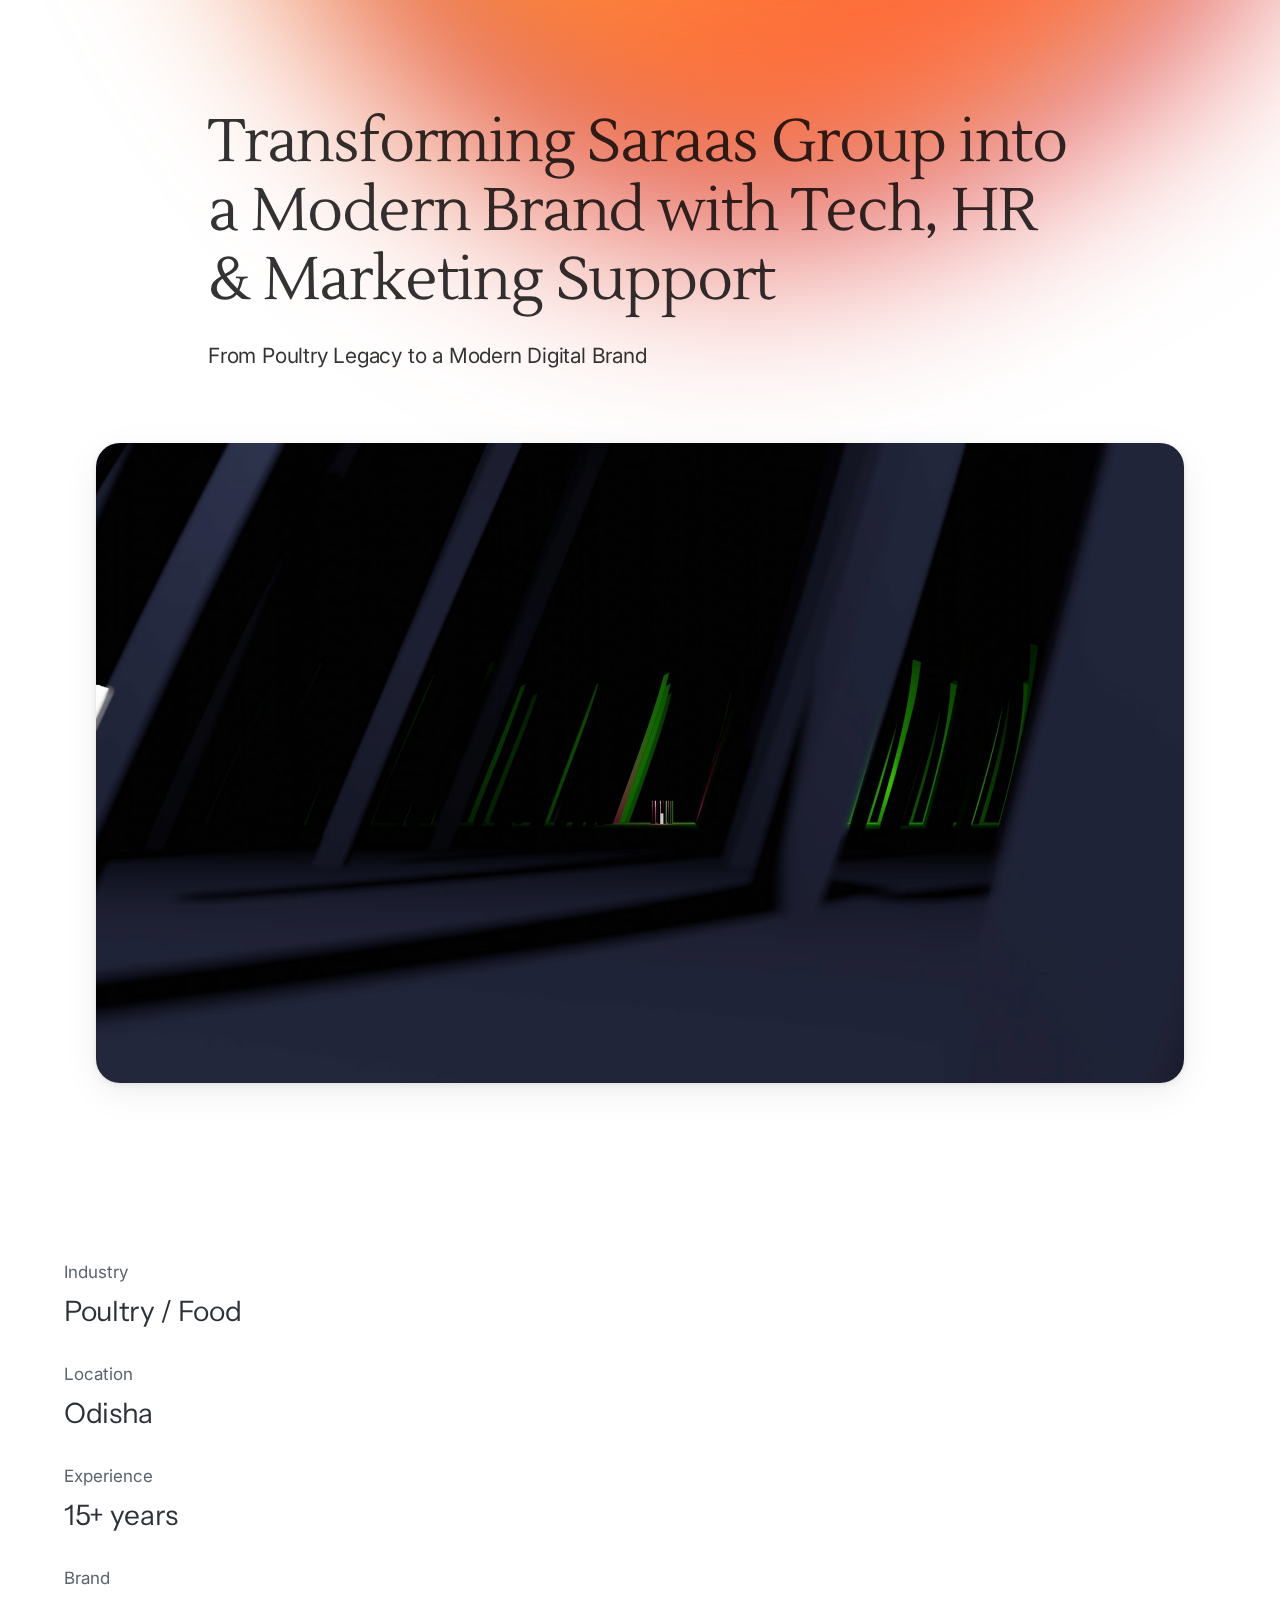
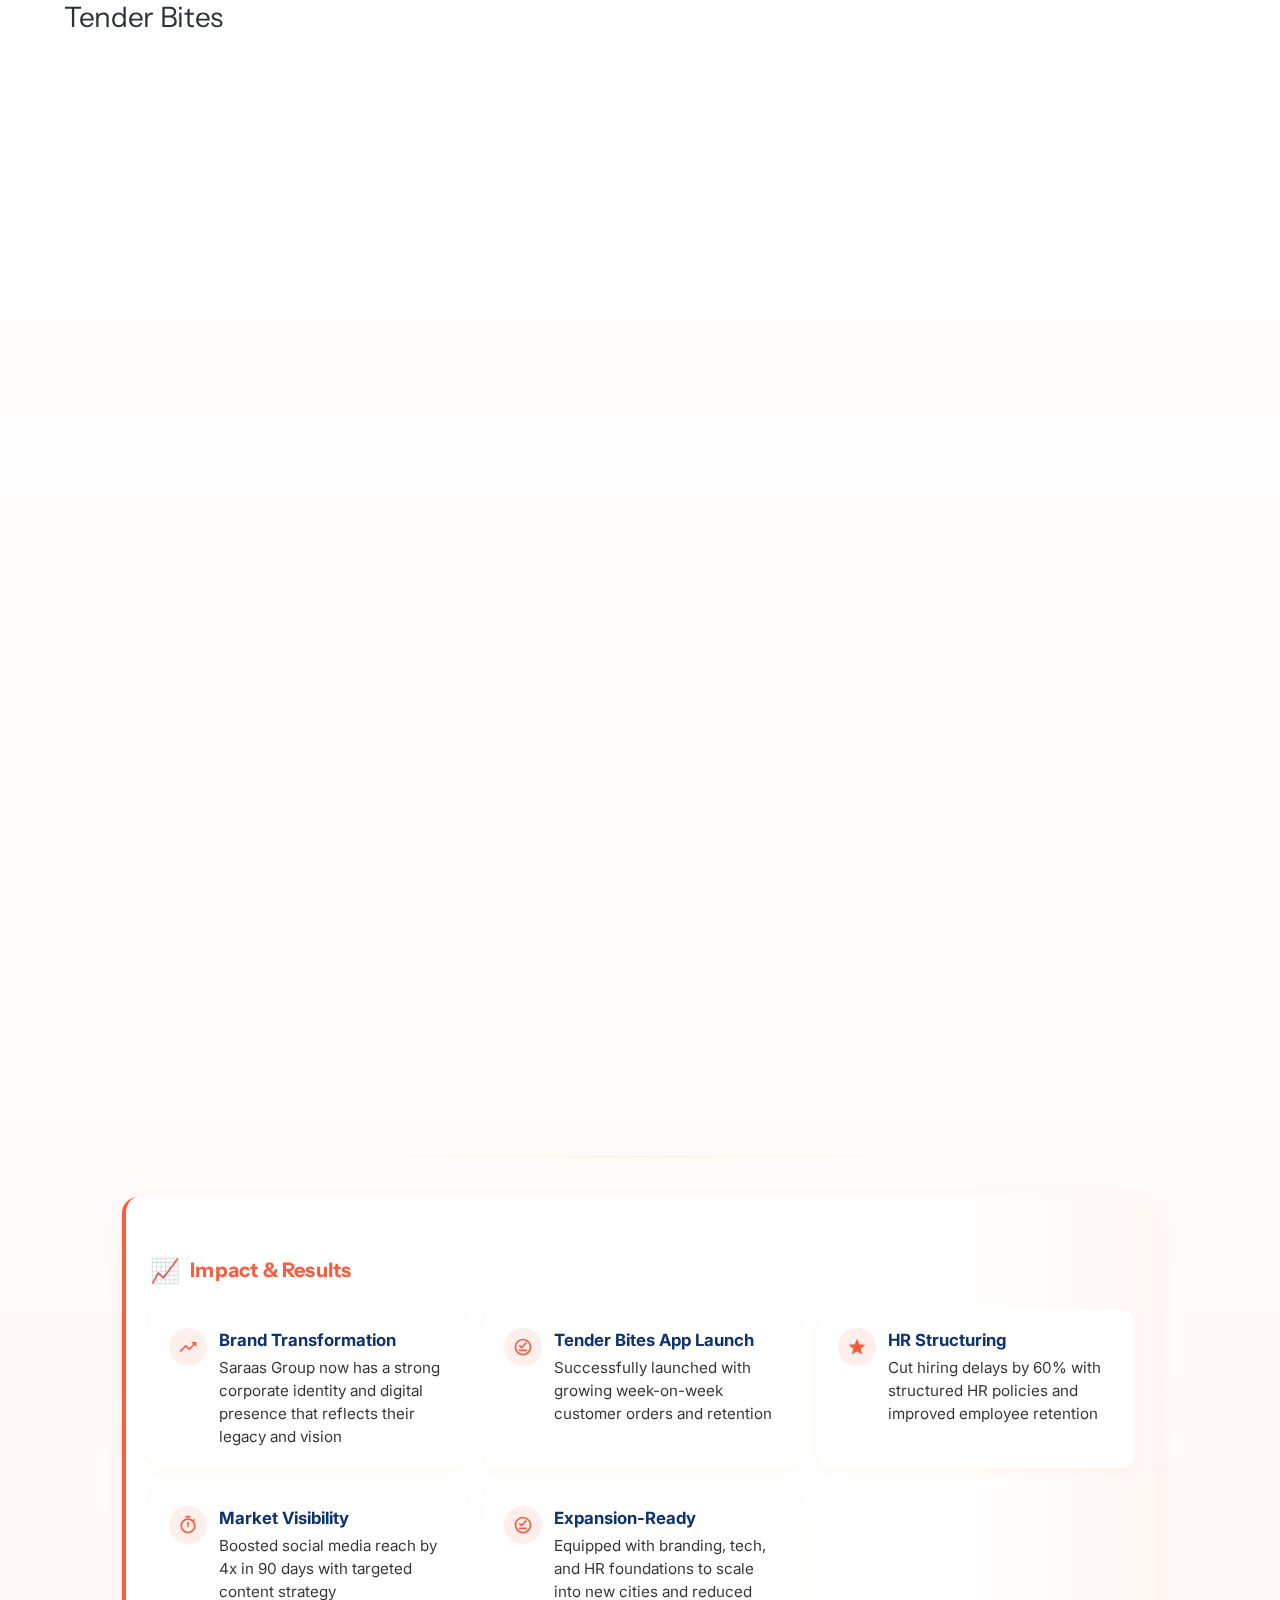
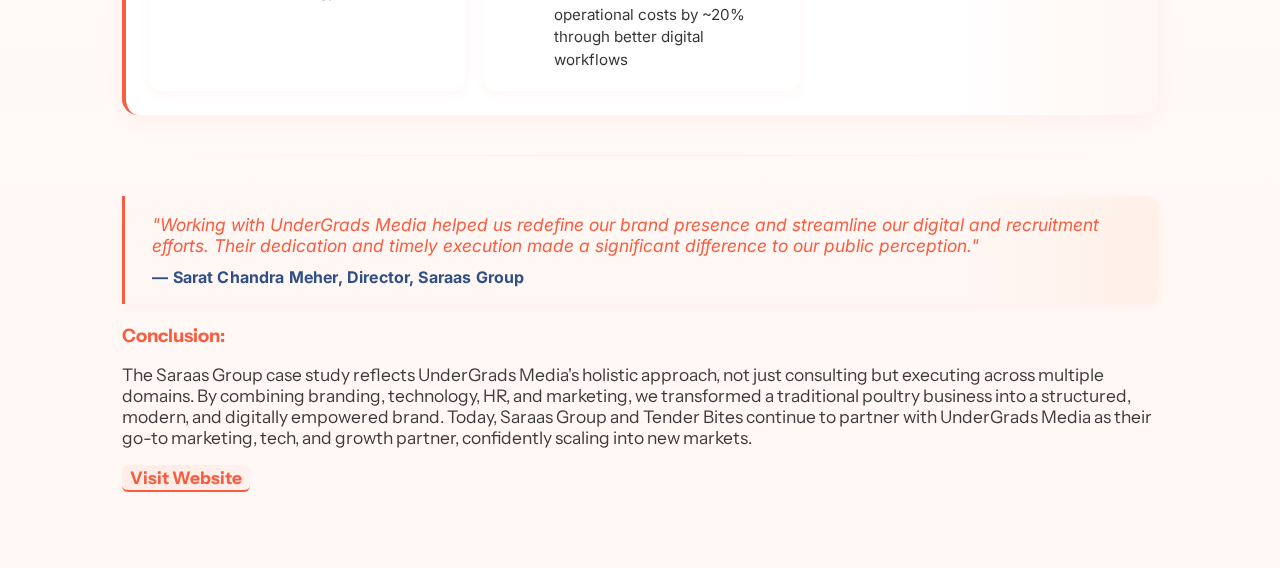
<file: casestudy.html>
<!doctype html>
<html lang="en">

<head>
    <meta charset="utf-8" />
    <meta name="viewport" content="width=device-width, initial-scale=1" />
    <title>Transforming Saraas Group into a Modern Brand with Tech, HR & Marketing Support</title>
    <link rel="preconnect" href="https://fonts.googleapis.com">
    <link rel="preconnect" href="https://fonts.gstatic.com" crossorigin>
    <link
        href="https://fonts.googleapis.com/css2?family=Inter:wght@400;500&family=Lustria&family=Instrument+Sans:wght@400&display=swap"
        rel="stylesheet">
    <style>
        /* Keep all existing styles from casestudy.html */
        :root {
            --bg: #fff;
            --text: rgba(0, 0, 0, .8);
            --text-dark: #2E3238;
            --text-muted: #5C6470;
            --grad-orange: #FAA940;
            --grad-red: #DE3A3A;
            --accent: #F8AC79;
            --radius-24: 24px;
            --brand-orange: #FA5C40;
            --brand-blue: #0D3272;
        }

        * {
            box-sizing: border-box
        }

        html,
        body {
            height: 100%
        }

        body {
            margin: 0;
            background: var(--bg);
            color: var(--text);
            -webkit-font-smoothing: antialiased;
            -moz-osx-font-smoothing: grayscale;
            font-family: Inter, system-ui, -apple-system, Segoe UI, Roboto, Helvetica, Arial, sans-serif;
        }

        .nowrap {
            white-space: nowrap
        }

        /* Hero Section */
        .hero {
            position: relative;
            min-height: 100svh;
            overflow: hidden;
            display: grid;
        }

        .container {
            width: min(1152px, 100%);
            margin-inline: auto;
            padding-inline: clamp(16px, 5vw, 32px);
            padding-top: clamp(80px, 12vh, 160px);
            padding-bottom: clamp(48px, 10vh, 96px);
            position: relative;
            z-index: 1;
        }

        .content {
            max-width: min(864px, 100%);
            margin-bottom: clamp(24px, 6vh, 80px);
        }

        .title {
            font-family: Lustria, serif;
            font-weight: 400;
            line-height: 1.15;
            letter-spacing: -0.02em;
            font-size: clamp(32px, 5.2vw, 60px);
            margin: 0 0 24px 0;
            color: rgba(0, 0, 0, .80);
        }

        .subtitle {
            font-family: Inter, sans-serif;
            font-size: clamp(16px, 2.2vw, 21px);
            line-height: clamp(24px, 4.2vw, 33.6px);
            letter-spacing: -0.01em;
            margin: 0;
            color: rgba(0, 0, 0, .80);
            max-width: 771px;
        }

        /* Background blurs */
        .hero__bg {
            position: absolute;
            inset: 0;
            pointer-events: none;
        }

        .blur {
            position: absolute;
            border-radius: 500px;
            filter: blur(50px);
            transform: rotate(59.8deg);
        }

        .blur--main {
            width: 1097px;
            height: 1097px;
            left: 210px;
            top: -875px;
            background: linear-gradient(90deg, var(--grad-orange) 0%, var(--grad-red) 100%);
            filter: blur(100px);
        }

        .blur--secondary {
            width: 823px;
            height: 823px;
            left: 397px;
            top: -688px;
            background: transparent;
        }

        .blur--overlay {
            width: 823px;
            height: 823px;
            left: 397px;
            top: -688px;
            background: var(--accent);
            mix-blend-mode: overlay;
        }

        .card {
            width: 100%;
            height: clamp(280px, 55vw, 640px);
            border-radius: clamp(16px, 2vw, var(--radius-24));
            overflow: hidden;
            background: transparent;
            box-shadow:
                0 0.602px 2.288px -0.917px rgba(0, 0, 0, .08),
                0 2.289px 8.696px -1.833px rgba(0, 0, 0, .08),
                0 10px 38px -2.75px rgba(0, 0, 0, .07);
            opacity: 0;
            transform: translateY(16px);
            transition: opacity .6s ease, transform .6s ease;
        }

        .card.in {
            opacity: 1;
            transform: none
        }

        .card img {
            width: 100%;
            height: 100%;
            object-fit: cover;
            display: block;
            object-position: center;
        }

        #hero-card img {
            object-position: center center !important;
        }

        /* Portfolio Section */
        .portfolio {
            background: var(--bg);
            padding: clamp(48px, 8vh, 120px) 0;
        }

        .portfolio__container {
            width: min(1280px, 100%);
            margin-inline: auto;
            padding-inline: clamp(16px, 5vw, 64px);
            display: grid;
            grid-template-columns: 1fr 2.5fr;
            gap: clamp(32px, 6vw, 64px);
            align-items: start;
        }

        /* Company Info Sidebar */
        .company-info {
            display: flex;
            flex-direction: column;
            gap: clamp(24px, 4vw, 32px);
            max-width: 311px;
        }

        .info-item {
            display: flex;
            flex-direction: column;
            gap: 8px;
        }

        .label {
            font-family: Inter, sans-serif;
            font-size: clamp(14px, 2vw, 17px);
            font-weight: 400;
            color: var(--text-muted);
            line-height: 1.35;
        }

        .value {
            font-family: 'Instrument Sans', sans-serif;
            font-size: clamp(20px, 3vw, 28px);
            font-weight: 400;
            color: var(--text-dark);
            line-height: 1.4;
            letter-spacing: -0.32px;
        }

        /* Portfolio Content */
        .portfolio-content {
            display: flex;
            flex-direction: column;
            gap: clamp(32px, 6vh, 48px);
            max-width: 777px;
        }

        .content-section {
            opacity: 0;
            transform: translateY(20px);
            transition: opacity .6s ease, transform .6s ease;
        }

        .content-section.in {
            opacity: 1;
            transform: none
        }

        .section-title {
            font-family: Lustria, serif;
            font-size: clamp(28px, 4vw, 48px);
            font-weight: 400;
            line-height: 1.2;
            letter-spacing: -1px;
            color: var(--text);
            margin: 0 0 clamp(16px, 3vh, 24px) 0;
            text-transform: capitalize;
        }

        .section-text {
            font-family: Inter, sans-serif;
            font-size: clamp(16px, 2.2vw, 21px);
            font-weight: 400;
            line-height: 1.6;
            letter-spacing: -0.21px;
            color: var(--text);
            margin: 0;
        }

        /* Added comprehensive case study styling */
        /* Case Study Section Styles */
        .case-study-section {
            padding: 100px 0 80px 0;
            background: linear-gradient(120deg, #fff 70%, #fff7f4 100%);
            position: relative;
            overflow: hidden;
        }

        .case-study-section::before {
            content: "";
            position: absolute;
            top: -120px;
            left: -80px;
            width: 400px;
            height: 400px;
            background: radial-gradient(circle, #FA5C40 0%, #fff0 70%);
            opacity: 0.10;
            z-index: 0;
            pointer-events: none;
        }

        .case-study-section::after {
            content: "";
            position: absolute;
            bottom: -100px;
            right: -60px;
            width: 320px;
            height: 320px;
            background: radial-gradient(circle, #FA5C40 0%, #fff0 70%);
            opacity: 0.07;
            z-index: 0;
            pointer-events: none;
        }

        .case-study-card {
            background: linear-gradient(120deg, #fff 80%, #fff7f4 100%);
            border-radius: 26px;
            box-shadow: 0 8px 32px rgba(13, 50, 114, 0.09), 0 2px 12px rgba(250, 92, 64, 0.07);
            padding: 2.8rem 2.8rem 2.2rem 2.8rem;
            border-left: 7px solid #FA5C40;
            position: relative;
            transition: box-shadow 0.2s, border-color 0.2s, transform 0.2s;
            overflow: hidden;
            isolation: isolate;
            max-width: 1100px;
            margin: 0 auto;
        }

        .case-study-card:hover {
            box-shadow: 0 16px 48px rgba(13, 50, 114, 0.13), 0 4px 18px rgba(250, 92, 64, 0.13);
            border-left: 7px solid #FA5C40;
            transform: translateY(-4px) scale(1.012);
        }

        .case-study-title {
            font-family: 'Lustria', serif;
            font-size: 1.8rem;
            font-weight: 400;
            color: #FA5C40;
            margin-bottom: .18rem;
            letter-spacing: -0.5px;
            position: relative;
            z-index: 2;
        }

        .case-study-subtext {
            color: var(--brand-blue);
            font-family: 'Instrument Sans', sans-serif;
            font-size: 1.13rem;
            font-weight: 500;
            margin-bottom: 1.3rem;
            letter-spacing: 0.01em;
            z-index: 2;
            position: relative;
        }

        .case-study-overview {
            margin-bottom: 1.4rem;
            font-family: 'Instrument Sans', sans-serif;
            font-size: 1.15rem;
            color: #222;
            line-height: 1.7;
            z-index: 2;
            position: relative;
        }

        .case-study-overview strong {
            color: #0d3272;
            font-weight: 700;
            font-size: 1.09em;
        }

        .case-study-comparison {
            display: flex;
            gap: 2.5rem;
            margin-bottom: 1.4rem;
            z-index: 2;
            position: relative;
            flex-wrap: wrap;
        }

        .comparison-column {
            flex: 1;
            border-radius: 14px;
            padding: 1.2rem 1.3rem;
            box-shadow: 0 2px 12px rgba(250, 92, 64, 0.04);
            position: relative;
            min-width: 0;
        }

        .comparison-column.challenges {
            background: #fff3f3;
            border: 1.5px solid #ffe0e0;
        }

        .comparison-column.after {
            background: #f3fff7;
            border: 1.5px solid #d6ffe6;
        }

        .comparison-column h4 {
            font-family: 'Instrument Sans', sans-serif;
            font-size: 1.09rem;
            color: var(--brand-orange);
            font-weight: 700;
            margin-bottom: .5rem;
            letter-spacing: 0.01em;
        }

        .comparison-column ul {
            list-style: none;
            margin: 0 0 0 0.5rem;
            padding: 0;
            color: #3b3b3b;
            font-size: 1.01rem;
            line-height: 1.7;
        }

        .comparison-column.challenges ul li,
        .comparison-column.after ul li {
            position: relative;
            padding-left: 2em;
            margin-bottom: 0.5em;
            font-weight: 500;
        }

        .comparison-column.challenges ul li::before {
            content: '';
            position: absolute;
            left: 0.2em;
            top: 0.6em;
            width: 1.1em;
            height: 1.1em;
            background: none;
            display: inline-block;
            transform: translateY(-50%);
            background-image: url("data:image/svg+xml;utf8,<svg width='18' height='18' viewBox='0 0 18 18' fill='none' xmlns='http://www.w3.org/2000/svg'><circle cx='9' cy='9' r='9' fill='%23FA5C40' fill-opacity='0.18'/><path d='M6 6l6 6M12 6l-6 6' stroke='%23FA5C40' stroke-width='2' stroke-linecap='round'/></svg>");
            background-size: 1.1em 1.1em;
            background-repeat: no-repeat;
        }

        .comparison-column.after ul li::before {
            content: '';
            position: absolute;
            left: 0.2em;
            top: 0.6em;
            width: 1.1em;
            height: 1.1em;
            background: none;
            display: inline-block;
            transform: translateY(-50%);
            background-image: url("data:image/svg+xml;utf8,<svg width='18' height='18' viewBox='0 0 18 18' fill='none' xmlns='http://www.w3.org/2000/svg'><circle cx='9' cy='9' r='9' fill='%2322c55e' fill-opacity='0.13'/><path d='M5 9.5l3 3 5-5' stroke='%2322c55e' stroke-width='2' stroke-linecap='round' stroke-linejoin='round'/></svg>");
            background-size: 1.1em 1.1em;
            background-repeat: no-repeat;
        }

        .case-study-impact {
            margin-bottom: 1.2rem;
            z-index: 2;
            position: relative;
            background: linear-gradient(90deg, #fff 80%, #fff7f4 100%);
            border-radius: 16px;
            padding: 2rem 1.5rem 1.5rem 1.5rem;
            box-shadow: 0 5px 20px rgba(250, 92, 64, 0.06);
            border-left: 4px solid #FA5C40;
        }

        .case-study-impact h4 {
            font-family: 'Instrument Sans', sans-serif;
            font-size: 1.25rem;
            color: #FA5C40;
            font-weight: 700;
            margin-bottom: 1.5rem;
            letter-spacing: 0.01em;
            display: flex;
            align-items: center;
            gap: 10px;
        }

        .impact-grid {
            display: grid;
            grid-template-columns: repeat(auto-fit, minmax(240px, 1fr));
            gap: 1.2rem;
        }

        .impact-item {
            background: #fff;
            border-radius: 12px;
            padding: 1.2rem;
            box-shadow: 0 4px 12px rgba(250, 92, 64, 0.05);
            display: flex;
            align-items: flex-start;
            gap: 12px;
        }

        .impact-icon {
            background: rgba(250, 92, 64, 0.10);
            width: 38px;
            height: 38px;
            border-radius: 19px;
            display: flex;
            align-items: center;
            justify-content: center;
            flex-shrink: 0;
        }

        .impact-content {
            font-size: 0.95rem;
            line-height: 1.5;
            color: var(--text);
        }

        .impact-content strong {
            display: block;
            margin-bottom: 4px;
            color: #0d3272;
            font-size: 1.05rem;
        }

        .case-study-testimonial {
            margin-bottom: 1.2rem;
            font-style: italic;
            color: #FA5C40;
            background: linear-gradient(90deg, #fff7f4 80%, #fff0e8 100%);
            border-left: 3px solid #FA5C40;
            border-radius: 0 12px 12px 0;
            padding: 1.1rem 1.7rem;
            font-size: 1.09rem;
            position: relative;
            z-index: 2;
            box-shadow: 0 2px 8px #fa5c4011;
        }

        .case-study-testimonial blockquote {
            margin: 0;
            padding: 0;
        }

        .testimonial-author {
            display: block;
            margin-top: .7rem;
            font-weight: 700;
            color: #0d3272;
            font-style: normal;
            font-size: 1rem;
            letter-spacing: 0.01em;
            opacity: 0.85;
        }

        .case-study-conclusion {
            margin-bottom: 1.2rem;
            font-family: 'Instrument Sans', sans-serif;
            font-size: 1.09rem;
            color: #3b3b3b;
            z-index: 2;
            position: relative;
        }

        .case-study-conclusion strong {
            color: #FA5C40;
            font-weight: 700;
            font-size: 1.06em;
        }

        .case-study-links {
            margin-top: 0.5rem;
            z-index: 2;
            position: relative;
        }

        .case-study-links a {
            color: #FA5C40;
            text-decoration: none;
            font-weight: 700;
            font-family: 'Instrument Sans', sans-serif;
            border-bottom: 2px solid #FA5C40;
            transition: color 0.2s, border-color 0.2s, background 0.2s;
            font-size: 1.08rem;
            padding: 2px 8px;
            border-radius: 6px;
            background: linear-gradient(90deg, #fa5c4011 60%, #ffb19911 100%);
        }

        .case-study-links a:hover {
            color: #fff;
            background: #FA5C40;
            border-bottom: 2px solid #FA5C40;
        }

        /* Styling for the full-width sections */
        .full-width-sections {
            width: 100%;
            background: linear-gradient(to bottom, #fff 0%, #fff7f4 100%);
            padding: 40px 0 80px;
        }

        .full-width-container {
            max-width: 1100px;
            margin: 0 auto;
            padding: 0 clamp(16px, 5vw, 32px);
        }

        .section-divider {
            height: 1px;
            background: linear-gradient(to right, transparent, rgba(250, 169, 64, 0.15), transparent);
            margin: 40px 0;
            width: 100%;
        }

        /* Responsive Design */
        @media (max-width: 1024px) {
            .portfolio__container {
                grid-template-columns: 1fr;
                gap: clamp(24px, 6vh, 48px);
            }

            .company-info {
                max-width: 100%;
                display: grid;
                grid-template-columns: repeat(auto-fit, minmax(120px, 1fr));
                gap: clamp(16px, 4vw, 24px);
            }

            .case-study-comparison {
                flex-direction: column;
                gap: 1.2rem;
            }

            .impact-grid {
                grid-template-columns: 1fr;
            }
        }

        @media (max-width: 640px) {
            .blur--main {
                left: -120px;
                top: -820px;
                transform: rotate(60deg) scale(0.95);
            }

            .blur--secondary,
            .blur--overlay {
                left: -60px;
                top: -680px;
            }

            .company-info {
                grid-template-columns: repeat(2, 1fr);
            }

            .case-study-card {
                padding: 1.1rem 0.7rem 1rem 0.7rem;
                border-radius: 13px;
            }

            .case-study-title {
                font-size: 1.1rem;
            }

            .comparison-column.challenges ul li,
            .comparison-column.after ul li {
                padding-left: 1.5em;
            }

            .comparison-column.challenges ul li::before,
            .comparison-column.after ul li::before {
                width: 0.9em;
                height: 0.9em;
                background-size: 0.9em 0.9em;
                left: 0.1em;
            }

            .full-width-sections {
                padding: 20px 0 60px;
            }

            .section-divider {
                margin: 30px 0;
            }
        }

        .container {
            width: min(1152px, 100%);
            margin-inline: auto;
            padding-inline: clamp(16px, 5vw, 32px);
            padding-top: clamp(80px, 12vh, 160px);
            padding-bottom: clamp(48px, 10vh, 96px);
            position: relative;
            z-index: 1;
            display: flex;
            flex-direction: column;
            align-items: center;
        }
    </style>
</head>

<body>
    <!-- Hero Section -->
    <main class="hero">
        <div class="hero__bg" aria-hidden="true">
            <span class="blur blur--main"></span>
            <span class="blur blur--secondary"></span>
            <span class="blur blur--overlay"></span>
        </div>
        <div class="container">
            <header class="content">
                <h1 class="title">
                    Transforming Saraas Group into a Modern Brand with Tech, HR & Marketing Support
                </h1>
                <p class="subtitle">
                    From Poultry Legacy to a Modern Digital Brand
                </p>
            </header>
            <figure class="card" id="hero-card">
                <img src="./media/images/mobilebanking.jpg" alt="Saraas Group Brand Transformation" loading="eager" />
            </figure>
        </div>
    </main>

    <!-- Portfolio Section -->
    <section class="portfolio">
        <div class="portfolio__container">
            <aside class="company-info">
                <div class="info-item">
                    <span class="label">Industry</span>
                    <span class="value">Poultry / Food</span>
                </div>
                <div class="info-item">
                    <span class="label">Location</span>
                    <span class="value">Odisha</span>
                </div>
                <div class="info-item">
                    <span class="label">Experience</span>
                    <span class="value">15+ years</span>
                </div>
                <div class="info-item">
                    <span class="label">Brand</span>
                    <span class="value">Tender Bites</span>
                </div>
            </aside>
            <div class="portfolio-content">
                <!-- Only keep Overview inside portfolio-content -->
                <div class="content-section" id="overview">
                    <h2 class="section-title">Overview</h2>
                    <div class="section-text">
                        <p>Saraas Group, a well-known poultry business in Odisha with 15+ years of experience, wanted to
                            go beyond being just a family-run farm. They aimed to build a modern brand identity, enter
                            new markets, and create a consumer-facing platform (Tender Bites) for fresh chicken and
                            ready-to-cook meals.</p>
                        <p>To achieve this, they partnered with UnderGrads Media to rebrand their business, build
                            digital platforms (website + app), set up HR systems, and run marketing campaigns that would
                            help them grow faster and reach more customers.</p>
                    </div>
                </div>
            </div>
        </div>
    </section>

    <!-- New full-width sections container -->
    <section class="full-width-sections">
        <div class="full-width-container">
            <!-- Comparison Section -->
            <div class="content-section" id="comparison">
                <h2 class="section-title">The Challenge & Solution</h2>
                <div class="case-study-comparison">
                    <div class="comparison-column challenges">
                        <h4>Challenges Before Collaboration</h4>
                        <ul>
                            <li>No established brand identity despite 15+ years of experience</li>
                            <li>No digital infrastructure (website/app) to support direct-to-consumer operations</li>
                            <li>Lack professional recruitment processes and No HR policies, leading to 40% staff
                                turnover in a year</li>
                            <li>Low awareness of Tender Bites as a new consumer-facing brand</li>
                            <li>Transition hurdles from a traditional setup to a structured, scalable business</li>
                        </ul>
                    </div>
                    <div class="comparison-column after">
                        <h4>After Our Role & Execution</h4>
                        <ul>
                            <li>Branding & Identity</li>
                            <p>Designed the first-ever corporate logo and professional brand identity for Saraas Group &
                                Established brand voice & positioning for both Saraas and Tender Bites</p>

                            <li>Technology – Website & App Development</li>
                            <p>Built the Saraas Group website to highlight legacy, vision, and business verticals,
                                Designed and launched the Tender Bites app & website for seamless online ordering in
                                just 45 days & Integrated backend order management and customer interface for smooth
                                operations</p>

                            <li>HR & Operations</li>
                            <p>Drafted HR policies to bring structure and compliance into the organization. Handled
                                recruitment of key roles, hiring 10+ skilled professionals to drive expansion</p>

                            <li>Marketing & Awareness</li>
                            <p>Ran social media campaigns to build anticipation before the Tender Bites app launch &
                                Created content strategies that established credibility and trust in local markets</p>

                            <li>Long-Term Consulting</li>
                            <p>Continuous support for decision-making, scaling strategies, and operational
                                problem-solving & Advisory role in expansion planning to Bhubaneswar, Bargarh, and
                                Sambalpur</p>
                        </ul>
                    </div>
                </div>
            </div>

            <div class="section-divider"></div>

            <!-- Impact & Results Section -->
            <div class="case-study-impact">
                <h4><span style="font-size: 1.5rem;">📈</span> Impact & Results</h4>
                <div class="impact-grid">
                    <div class="impact-item">
                        <div class="impact-icon">
                            <svg width="20" height="20" fill="#FA5C40" viewBox="0 0 24 24">
                                <path d="M16 6l2.29 2.29-4.88 4.88-4-4L2 16.59 3.41 18l6-6 4 4 6.3-6.29L22 12V6h-6z" />
                            </svg>
                        </div>
                        <div class="impact-content">
                            <strong>Brand Transformation</strong>
                            Saraas Group now has a strong corporate identity and digital presence that reflects their
                            legacy and vision
                        </div>
                    </div>

                    <div class="impact-item">
                        <div class="impact-icon">
                            <svg width="20" height="20" fill="#FA5C40" viewBox="0 0 24 24">
                                <path
                                    d="M12 2C6.48 2 2 6.48 2 12s4.48 10 10 10 10-4.48 10-10S17.52 2 12 2zm0 18c-4.41 0-8-3.59-8-8s3.59-8 8-8 8 3.59 8 8-3.59 8-8 8zm-5-5h10v2H7zm3.3-3.8L8.4 9.3 7 10.7l3.3 3.3L17 7.3l-1.4-1.4z" />
                            </svg>
                        </div>
                        <div class="impact-content">
                            <strong>Tender Bites App Launch</strong>
                            Successfully launched with growing week-on-week customer orders and retention
                        </div>
                    </div>

                    <div class="impact-item">
                        <div class="impact-icon">
                            <svg width="20" height="20" fill="#FA5C40" viewBox="0 0 24 24">
                                <path
                                    d="M12 17.27L18.18 21l-1.64-7.03L22 9.24l-7.19-.61L12 2 9.19 8.63 2 9.24l5.46 4.73L5.82 21z" />
                            </svg>
                        </div>
                        <div class="impact-content">
                            <strong>HR Structuring</strong>
                            Cut hiring delays by 60% with structured HR policies and improved employee retention
                        </div>
                    </div>

                    <div class="impact-item">
                        <div class="impact-icon">
                            <svg width="20" height="20" fill="#FA5C40" viewBox="0 0 24 24">
                                <path
                                    d="M15 1H9v2h6V1zm-4 13h2V8h-2v6zm8.03-6.61l1.42-1.42c-.43-.51-.9-.99-1.41-1.41l-1.42 1.42C16.07 4.74 14.12 4 12 4c-4.97 0-9 4.03-9 9s4.02 9 9 9 9-4.03 9-9c0-2.12-.74-4.07-1.97-5.61zM12 20c-3.87 0-7-3.13-7-7s3.13-7 7-7 7 3.13 7 7-3.13 7-7 7z" />
                            </svg>
                        </div>
                        <div class="impact-content">
                            <strong>Market Visibility</strong>
                            Boosted social media reach by 4x in 90 days with targeted content strategy
                        </div>
                    </div>

                    <div class="impact-item">
                        <div class="impact-icon">
                            <svg width="20" height="20" fill="#FA5C40" viewBox="0 0 24 24">
                                <path
                                    d="M12 2C6.48 2 2 6.48 2 12s4.48 10 10 10 10-4.48 10-10S17.52 2 12 2zm0 18c-4.41 0-8-3.59-8-8s3.59-8 8-8 8 3.59 8 8-3.59 8-8 8zm-5-5h10v2H7zm3.3-3.8L8.4 9.3 7 10.7l3.3 3.3L17 7.3l-1.4-1.4z" />
                            </svg>
                        </div>
                        <div class="impact-content">
                            <strong>Expansion-Ready</strong>
                            Equipped with branding, tech, and HR foundations to scale into new cities and reduced
                            operational costs by ~20% through better digital workflows
                        </div>
                    </div>
                </div>
            </div>

            <div class="section-divider"></div>

            <div class="case-study-testimonial">
                <blockquote>
                    "Working with UnderGrads Media helped us redefine our brand presence and streamline our digital and
                    recruitment efforts. Their dedication and timely execution made a significant difference to our
                    public perception."
                    <span class="testimonial-author">— Sarat Chandra Meher, Director, Saraas Group</span>
                </blockquote>
            </div>

            <div class="case-study-conclusion">
                <strong>Conclusion:</strong>
                <p>The Saraas Group case study reflects UnderGrads Media's holistic approach, not just consulting but
                    executing across multiple domains. By combining branding, technology, HR, and marketing, we
                    transformed a traditional poultry business into a structured, modern, and digitally empowered brand.
                    Today, Saraas Group and Tender Bites continue to partner with UnderGrads Media as their go-to
                    marketing, tech, and growth partner, confidently scaling into new markets.</p>
            </div>
            <div class="case-study-links">
                <a href="#" target="_blank">Visit Website</a>
            </div>
        </div>
    </section>

    <script>
        // Animation system for reveal effects
        (function () {
            const heroCard = document.getElementById('hero-card');
            const sections = document.querySelectorAll('.content-section');

            // Hero card reveal
            const showHero = () => heroCard.classList.add('in');

            // Section reveals with staggered timing
            const showSection = (el, delay = 0) => {
                setTimeout(() => el.classList.add('in'), delay);
            };

            if ('IntersectionObserver' in window) {
                // Hero card observer
                const heroIO = new IntersectionObserver(entries => {
                    entries.forEach(e => {
                        if (e.isIntersecting) {
                            showHero();
                            heroIO.disconnect();
                        }
                    });
                }, { threshold: .2 });
                heroIO.observe(heroCard);

                // Portfolio sections observer
                const sectionIO = new IntersectionObserver(entries => {
                    entries.forEach(e => {
                        if (e.isIntersecting) {
                            const index = Array.from(sections).indexOf(e.target);
                            showSection(e.target, index * 150);
                        }
                    });
                }, { threshold: .3 });

                sections.forEach(section => sectionIO.observe(section));
            } else {
                // Fallback for older browsers
                showHero();
                sections.forEach((section, i) => showSection(section, i * 200));
            }

            // Smooth scroll for internal navigation (if needed)
            document.addEventListener('click', e => {
                if (e.target.matches('a[href^="#"]')) {
                    e.preventDefault();
                    const target = document.querySelector(e.target.getAttribute('href'));
                    if (target) {
                        target.scrollIntoView({ behavior: 'smooth', block: 'start' });
                    }
                }
            });
        })();
    </script>
</body>

</html>
</file>
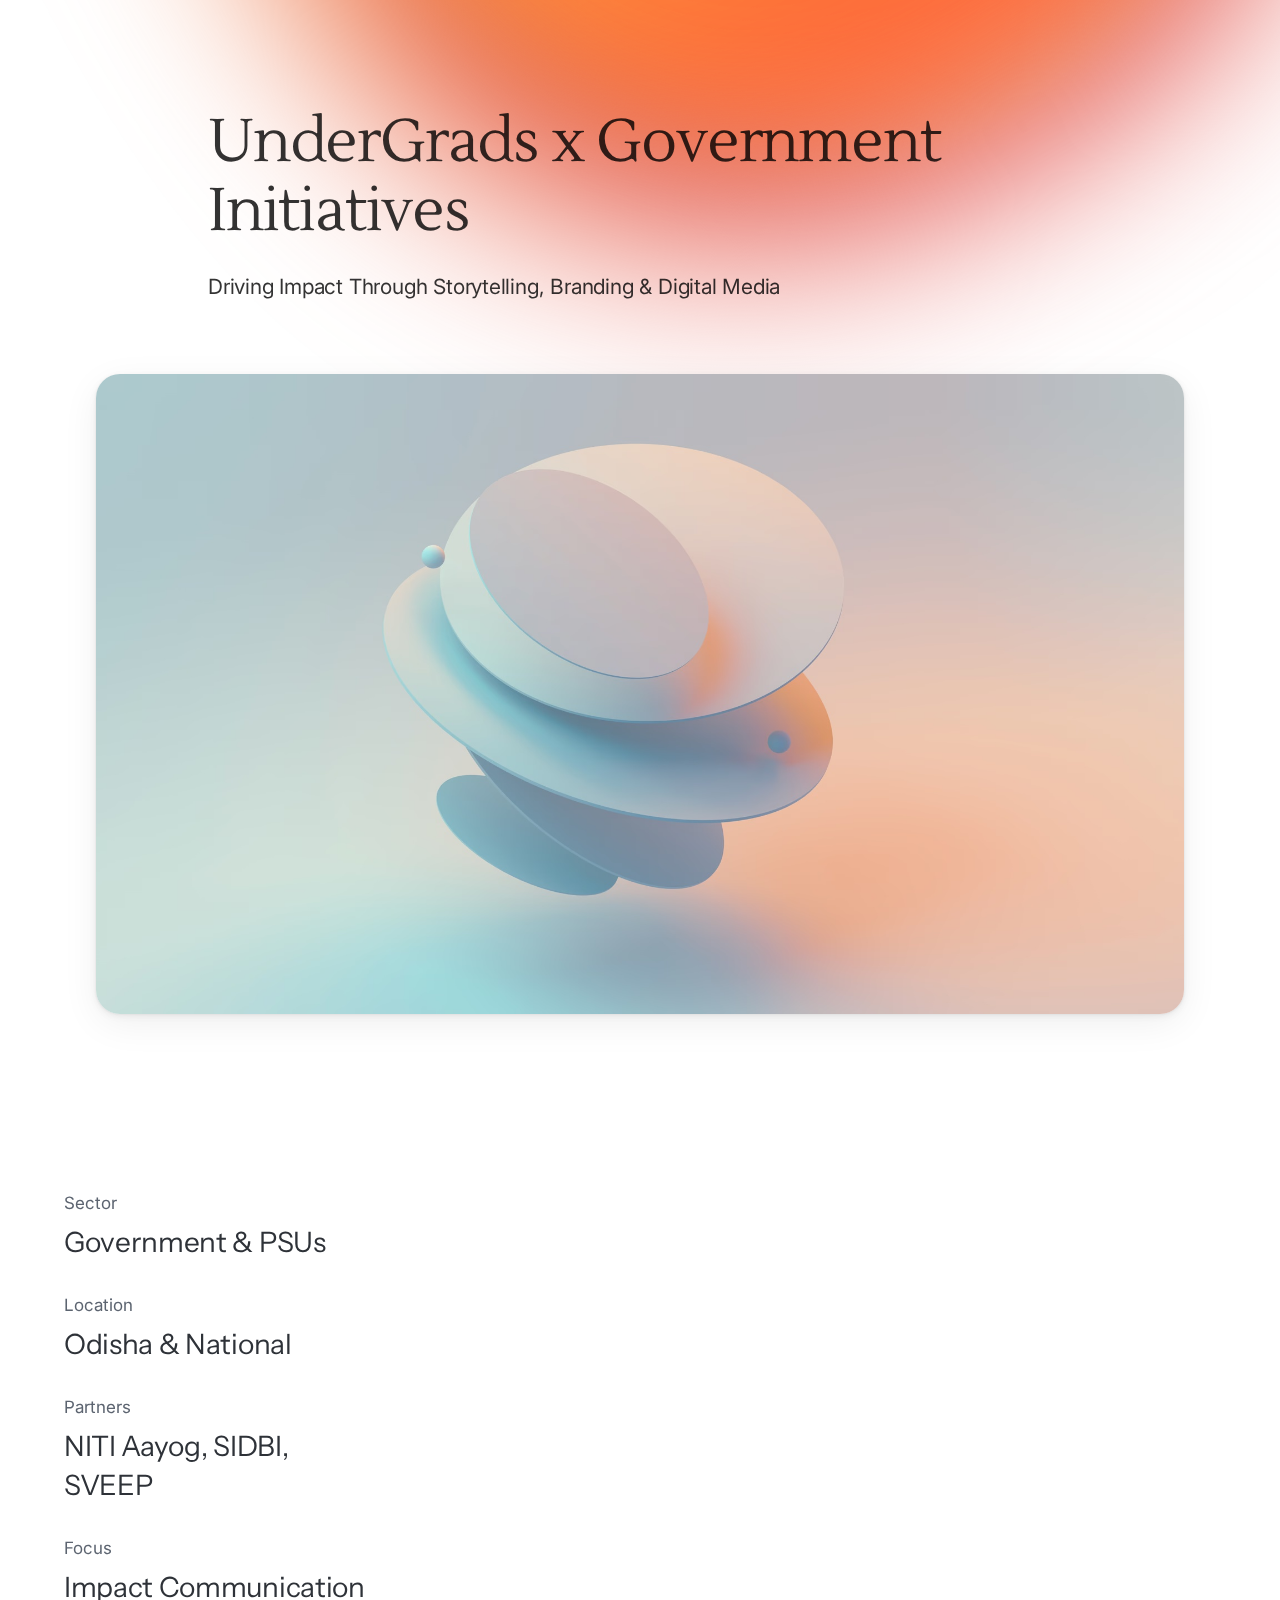
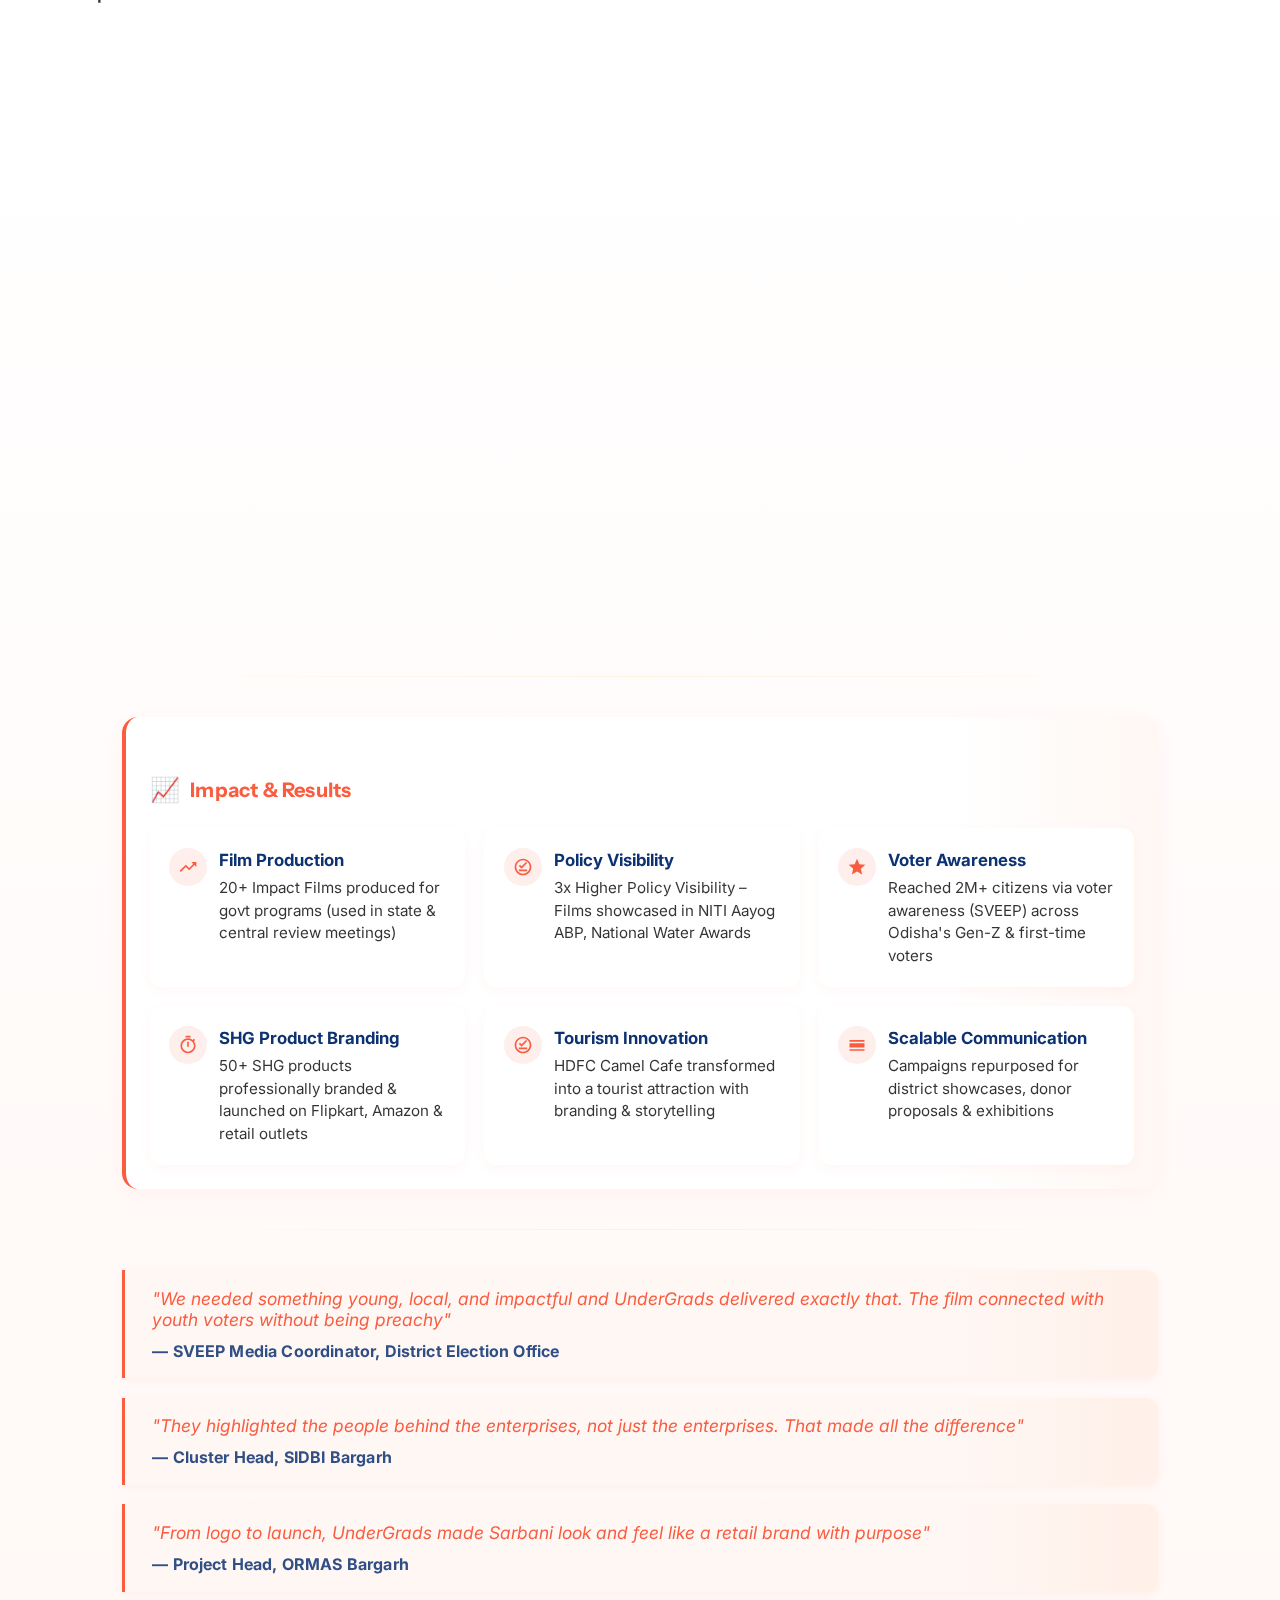
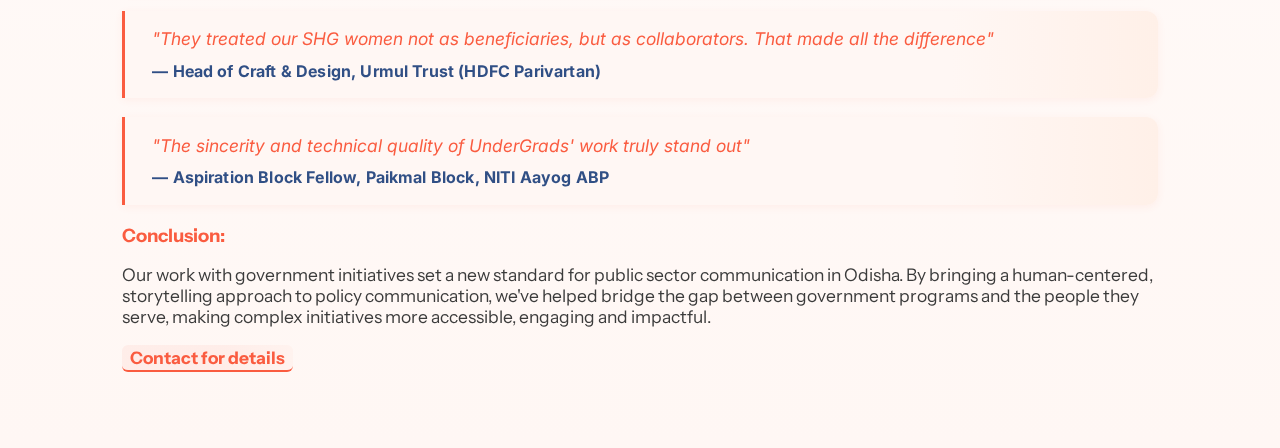
<file: casestudy4.html>
<!doctype html>
<html lang="en">

<head>
    <meta charset="utf-8" />
    <meta name="viewport" content="width=device-width, initial-scale=1" />
    <title>UnderGrads x Government Initiatives - Driving Impact Through Storytelling & Digital Media</title>
    <link rel="preconnect" href="https://fonts.googleapis.com">
    <link rel="preconnect" href="https://fonts.gstatic.com" crossorigin>
    <link
        href="https://fonts.googleapis.com/css2?family=Inter:wght@400;500&family=Lustria&family=Instrument+Sans:wght@400&display=swap"
        rel="stylesheet">
    <style>
        /* Keep all existing styles from casestudy.html */
        :root {
            --bg: #fff;
            --text: rgba(0, 0, 0, .8);
            --text-dark: #2E3238;
            --text-muted: #5C6470;
            --grad-orange: #FAA940;
            --grad-red: #DE3A3A;
            --accent: #F8AC79;
            --radius-24: 24px;
            --brand-orange: #FA5C40;
            --brand-blue: #0D3272;
        }

        * {
            box-sizing: border-box
        }

        html,
        body {
            height: 100%
        }

        body {
            margin: 0;
            background: var(--bg);
            color: var(--text);
            -webkit-font-smoothing: antialiased;
            -moz-osx-font-smoothing: grayscale;
            font-family: Inter, system-ui, -apple-system, Segoe UI, Roboto, Helvetica, Arial, sans-serif;
        }

        .nowrap {
            white-space: nowrap
        }

        /* Hero Section */
        .hero {
            position: relative;
            min-height: 100svh;
            overflow: hidden;
            display: grid;
        }

        .container {
            width: min(1152px, 100%);
            margin-inline: auto;
            padding-inline: clamp(16px, 5vw, 32px);
            padding-top: clamp(80px, 12vh, 160px);
            padding-bottom: clamp(48px, 10vh, 96px);
            position: relative;
            z-index: 1;
        }

        .content {
            max-width: min(864px, 100%);
            margin-bottom: clamp(24px, 6vh, 80px);
        }

        .title {
            font-family: Lustria, serif;
            font-weight: 400;
            line-height: 1.15;
            letter-spacing: -0.02em;
            font-size: clamp(32px, 5.2vw, 60px);
            margin: 0 0 24px 0;
            color: rgba(0, 0, 0, .80);
        }

        .subtitle {
            font-family: Inter, sans-serif;
            font-size: clamp(16px, 2.2vw, 21px);
            line-height: clamp(24px, 4.2vw, 33.6px);
            letter-spacing: -0.01em;
            margin: 0;
            color: rgba(0, 0, 0, .80);
            max-width: 771px;
        }

        /* Background blurs */
        .hero__bg {
            position: absolute;
            inset: 0;
            pointer-events: none;
        }

        .blur {
            position: absolute;
            border-radius: 500px;
            filter: blur(50px);
            transform: rotate(59.8deg);
        }

        .blur--main {
            width: 1097px;
            height: 1097px;
            left: 210px;
            top: -875px;
            background: linear-gradient(90deg, var(--grad-orange) 0%, var(--grad-red) 100%);
            filter: blur(100px);
        }

        .blur--secondary {
            width: 823px;
            height: 823px;
            left: 397px;
            top: -688px;
            background: transparent;
        }

        .blur--overlay {
            width: 823px;
            height: 823px;
            left: 397px;
            top: -688px;
            background: var(--accent);
            mix-blend-mode: overlay;
        }

        .card {
            width: 100%;
            height: clamp(280px, 55vw, 640px);
            border-radius: clamp(16px, 2vw, var(--radius-24));
            overflow: hidden;
            background: transparent;
            box-shadow:
                0 0.602px 2.288px -0.917px rgba(0, 0, 0, .08),
                0 2.289px 8.696px -1.833px rgba(0, 0, 0, .08),
                0 10px 38px -2.75px rgba(0, 0, 0, .07);
            opacity: 0;
            transform: translateY(16px);
            transition: opacity .6s ease, transform .6s ease;
        }

        .card.in {
            opacity: 1;
            transform: none
        }

        .card img {
            width: 100%;
            height: 100%;
            object-fit: cover;
            display: block;
        }

        /* Portfolio Section */
        .portfolio {
            background: var(--bg);
            padding: clamp(48px, 8vh, 120px) 0;
        }

        .portfolio__container {
            width: min(1280px, 100%);
            margin-inline: auto;
            padding-inline: clamp(16px, 5vw, 64px);
            display: grid;
            grid-template-columns: 1fr 2.5fr;
            gap: clamp(32px, 6vw, 64px);
            align-items: start;
        }

        /* Company Info Sidebar */
        .company-info {
            display: flex;
            flex-direction: column;
            gap: clamp(24px, 4vw, 32px);
            max-width: 311px;
        }

        .info-item {
            display: flex;
            flex-direction: column;
            gap: 8px;
        }

        .label {
            font-family: Inter, sans-serif;
            font-size: clamp(14px, 2vw, 17px);
            font-weight: 400;
            color: var(--text-muted);
            line-height: 1.35;
        }

        .value {
            font-family: 'Instrument Sans', sans-serif;
            font-size: clamp(20px, 3vw, 28px);
            font-weight: 400;
            color: var(--text-dark);
            line-height: 1.4;
            letter-spacing: -0.32px;
        }

        /* Portfolio Content */
        .portfolio-content {
            display: flex;
            flex-direction: column;
            gap: clamp(32px, 6vh, 48px);
            max-width: 777px;
        }

        .content-section {
            opacity: 0;
            transform: translateY(20px);
            transition: opacity .6s ease, transform .6s ease;
        }

        .content-section.in {
            opacity: 1;
            transform: none
        }

        .section-title {
            font-family: Lustria, serif;
            font-size: clamp(28px, 4vw, 48px);
            font-weight: 400;
            line-height: 1.2;
            letter-spacing: -1px;
            color: var(--text);
            margin: 0 0 clamp(16px, 3vh, 24px) 0;
            text-transform: capitalize;
        }

        .section-text {
            font-family: Inter, sans-serif;
            font-size: clamp(16px, 2.2vw, 21px);
            font-weight: 400;
            line-height: 1.6;
            letter-spacing: -0.21px;
            color: var(--text);
            margin: 0;
        }

        /* Added comprehensive case study styling */
        /* Case Study Section Styles */
        .case-study-section {
            padding: 100px 0 80px 0;
            background: linear-gradient(120deg, #fff 70%, #fff7f4 100%);
            position: relative;
            overflow: hidden;
        }

        .case-study-section::before {
            content: "";
            position: absolute;
            top: -120px;
            left: -80px;
            width: 400px;
            height: 400px;
            background: radial-gradient(circle, #FA5C40 0%, #fff0 70%);
            opacity: 0.10;
            z-index: 0;
            pointer-events: none;
        }

        .case-study-section::after {
            content: "";
            position: absolute;
            bottom: -100px;
            right: -60px;
            width: 320px;
            height: 320px;
            background: radial-gradient(circle, #FA5C40 0%, #fff0 70%);
            opacity: 0.07;
            z-index: 0;
            pointer-events: none;
        }

        .case-study-card {
            background: linear-gradient(120deg, #fff 80%, #fff7f4 100%);
            border-radius: 26px;
            box-shadow: 0 8px 32px rgba(13, 50, 114, 0.09), 0 2px 12px rgba(250, 92, 64, 0.07);
            padding: 2.8rem 2.8rem 2.2rem 2.8rem;
            border-left: 7px solid #FA5C40;
            position: relative;
            transition: box-shadow 0.2s, border-color 0.2s, transform 0.2s;
            overflow: hidden;
            isolation: isolate;
            max-width: 1100px;
            margin: 0 auto;
        }

        .case-study-card:hover {
            box-shadow: 0 16px 48px rgba(13, 50, 114, 0.13), 0 4px 18px rgba(250, 92, 64, 0.13);
            border-left: 7px solid #FA5C40;
            transform: translateY(-4px) scale(1.012);
        }

        .case-study-title {
            font-family: 'Lustria', serif;
            font-size: 1.8rem;
            font-weight: 400;
            color: #FA5C40;
            margin-bottom: .18rem;
            letter-spacing: -0.5px;
            position: relative;
            z-index: 2;
        }

        .case-study-subtext {
            color: var(--brand-blue);
            font-family: 'Instrument Sans', sans-serif;
            font-size: 1.13rem;
            font-weight: 500;
            margin-bottom: 1.3rem;
            letter-spacing: 0.01em;
            z-index: 2;
            position: relative;
        }

        .case-study-overview {
            margin-bottom: 1.4rem;
            font-family: 'Instrument Sans', sans-serif;
            font-size: 1.15rem;
            color: #222;
            line-height: 1.7;
            z-index: 2;
            position: relative;
        }

        .case-study-overview strong {
            color: #0d3272;
            font-weight: 700;
            font-size: 1.09em;
        }

        .case-study-comparison {
            display: flex;
            gap: 2.5rem;
            margin-bottom: 1.4rem;
            z-index: 2;
            position: relative;
            flex-wrap: wrap;
        }

        .comparison-column {
            flex: 1;
            border-radius: 14px;
            padding: 1.2rem 1.3rem;
            box-shadow: 0 2px 12px rgba(250, 92, 64, 0.04);
            position: relative;
            min-width: 0;
        }

        .comparison-column.challenges {
            background: #fff3f3;
            border: 1.5px solid #ffe0e0;
        }

        .comparison-column.after {
            background: #f3fff7;
            border: 1.5px solid #d6ffe6;
        }

        .comparison-column h4 {
            font-family: 'Instrument Sans', sans-serif;
            font-size: 1.09rem;
            color: var(--brand-orange);
            font-weight: 700;
            margin-bottom: .5rem;
            letter-spacing: 0.01em;
        }

        .comparison-column ul {
            list-style: none;
            margin: 0 0 0 0.5rem;
            padding: 0;
            color: #3b3b3b;
            font-size: 1.01rem;
            line-height: 1.7;
        }

        .comparison-column.challenges ul li,
        .comparison-column.after ul li {
            position: relative;
            padding-left: 2em;
            margin-bottom: 0.5em;
            font-weight: 500;
        }

        .comparison-column.challenges ul li::before {
            content: '';
            position: absolute;
            left: 0.2em;
            top: 0.6em;
            width: 1.1em;
            height: 1.1em;
            background: none;
            display: inline-block;
            transform: translateY(-50%);
            background-image: url("data:image/svg+xml;utf8,<svg width='18' height='18' viewBox='0 0 18 18' fill='none' xmlns='http://www.w3.org/2000/svg'><circle cx='9' cy='9' r='9' fill='%23FA5C40' fill-opacity='0.18'/><path d='M6 6l6 6M12 6l-6 6' stroke='%23FA5C40' stroke-width='2' stroke-linecap='round'/></svg>");
            background-size: 1.1em 1.1em;
            background-repeat: no-repeat;
        }

        .comparison-column.after ul li::before {
            content: '';
            position: absolute;
            left: 0.2em;
            top: 0.6em;
            width: 1.1em;
            height: 1.1em;
            background: none;
            display: inline-block;
            transform: translateY(-50%);
            background-image: url("data:image/svg+xml;utf8,<svg width='18' height='18' viewBox='0 0 18 18' fill='none' xmlns='http://www.w3.org/2000/svg'><circle cx='9' cy='9' r='9' fill='%2322c55e' fill-opacity='0.13'/><path d='M5 9.5l3 3 5-5' stroke='%2322c55e' stroke-width='2' stroke-linecap='round' stroke-linejoin='round'/></svg>");
            background-size: 1.1em 1.1em;
            background-repeat: no-repeat;
        }

        .case-study-impact {
            margin-bottom: 1.2rem;
            z-index: 2;
            position: relative;
            background: linear-gradient(90deg, #fff 80%, #fff7f4 100%);
            border-radius: 16px;
            padding: 2rem 1.5rem 1.5rem 1.5rem;
            box-shadow: 0 5px 20px rgba(250, 92, 64, 0.06);
            border-left: 4px solid #FA5C40;
        }

        .case-study-impact h4 {
            font-family: 'Instrument Sans', sans-serif;
            font-size: 1.25rem;
            color: #FA5C40;
            font-weight: 700;
            margin-bottom: 1.5rem;
            letter-spacing: 0.01em;
            display: flex;
            align-items: center;
            gap: 10px;
        }

        .impact-grid {
            display: grid;
            grid-template-columns: repeat(auto-fit, minmax(240px, 1fr));
            gap: 1.2rem;
        }

        .impact-item {
            background: #fff;
            border-radius: 12px;
            padding: 1.2rem;
            box-shadow: 0 4px 12px rgba(250, 92, 64, 0.05);
            display: flex;
            align-items: flex-start;
            gap: 12px;
        }

        .impact-icon {
            background: rgba(250, 92, 64, 0.10);
            width: 38px;
            height: 38px;
            border-radius: 19px;
            display: flex;
            align-items: center;
            justify-content: center;
            flex-shrink: 0;
        }

        .impact-content {
            font-size: 0.95rem;
            line-height: 1.5;
            color: var(--text);
        }

        .impact-content strong {
            display: block;
            margin-bottom: 4px;
            color: #0d3272;
            font-size: 1.05rem;
        }

        .case-study-testimonial {
            margin-bottom: 1.2rem;
            font-style: italic;
            color: #FA5C40;
            background: linear-gradient(90deg, #fff7f4 80%, #fff0e8 100%);
            border-left: 3px solid #FA5C40;
            border-radius: 0 12px 12px 0;
            padding: 1.1rem 1.7rem;
            font-size: 1.09rem;
            position: relative;
            z-index: 2;
            box-shadow: 0 2px 8px #fa5c4011;
        }

        .case-study-testimonial blockquote {
            margin: 0;
            padding: 0;
        }

        .testimonial-author {
            display: block;
            margin-top: .7rem;
            font-weight: 700;
            color: #0d3272;
            font-style: normal;
            font-size: 1rem;
            letter-spacing: 0.01em;
            opacity: 0.85;
        }

        .case-study-conclusion {
            margin-bottom: 1.2rem;
            font-family: 'Instrument Sans', sans-serif;
            font-size: 1.09rem;
            color: #3b3b3b;
            z-index: 2;
            position: relative;
        }

        .case-study-conclusion strong {
            color: #FA5C40;
            font-weight: 700;
            font-size: 1.06em;
        }

        .case-study-links {
            margin-top: 0.5rem;
            z-index: 2;
            position: relative;
        }

        .case-study-links a {
            color: #FA5C40;
            text-decoration: none;
            font-weight: 700;
            font-family: 'Instrument Sans', sans-serif;
            border-bottom: 2px solid #FA5C40;
            transition: color 0.2s, border-color 0.2s, background 0.2s;
            font-size: 1.08rem;
            padding: 2px 8px;
            border-radius: 6px;
            background: linear-gradient(90deg, #fa5c4011 60%, #ffb19911 100%);
        }

        .case-study-links a:hover {
            color: #fff;
            background: #FA5C40;
            border-bottom: 2px solid #FA5C40;
        }

        /* Styling for the full-width sections */
        .full-width-sections {
            width: 100%;
            background: linear-gradient(to bottom, #fff 0%, #fff7f4 100%);
            padding: 40px 0 80px;
        }

        .full-width-container {
            max-width: 1100px;
            margin: 0 auto;
            padding: 0 clamp(16px, 5vw, 32px);
        }

        .section-divider {
            height: 1px;
            background: linear-gradient(to right, transparent, rgba(250, 169, 64, 0.15), transparent);
            margin: 40px 0;
            width: 100%;
        }

        /* Responsive Design */
        @media (max-width: 1024px) {
            .portfolio__container {
                grid-template-columns: 1fr;
                gap: clamp(24px, 6vh, 48px);
            }

            .company-info {
                max-width: 100%;
                display: grid;
                grid-template-columns: repeat(auto-fit, minmax(120px, 1fr));
                gap: clamp(16px, 4vw, 24px);
            }

            .case-study-comparison {
                flex-direction: column;
                gap: 1.2rem;
            }

            .impact-grid {
                grid-template-columns: 1fr;
            }
        }

        @media (max-width: 640px) {
            .blur--main {
                left: -120px;
                top: -820px;
                transform: rotate(60deg) scale(0.95);
            }

            .blur--secondary,
            .blur--overlay {
                left: -60px;
                top: -680px;
            }

            .company-info {
                grid-template-columns: repeat(2, 1fr);
            }

            .case-study-card {
                padding: 1.1rem 0.7rem 1rem 0.7rem;
                border-radius: 13px;
            }

            .case-study-title {
                font-size: 1.1rem;
            }

            .comparison-column.challenges ul li,
            .comparison-column.after ul li {
                padding-left: 1.5em;
            }

            .comparison-column.challenges ul li::before,
            .comparison-column.after ul li::before {
                width: 0.9em;
                height: 0.9em;
                background-size: 0.9em 0.9em;
                left: 0.1em;
            }

            .full-width-sections {
                padding: 20px 0 60px;
            }

            .section-divider {
                margin: 30px 0;
            }
        }


        .container {
            width: min(1152px, 100%);
            margin-inline: auto;
            padding-inline: clamp(16px, 5vw, 32px);
            padding-top: clamp(80px, 12vh, 160px);
            padding-bottom: clamp(48px, 10vh, 96px);
            position: relative;
            z-index: 1;
            display: flex;
            flex-direction: column;
            align-items: center;
        }
    </style>
</head>

<body>
    <!-- Hero Section -->
    <main class="hero">
        <div class="hero__bg" aria-hidden="true">
            <span class="blur blur--main"></span>
            <span class="blur blur--secondary"></span>
            <span class="blur blur--overlay"></span>
        </div>
        <div class="container">
            <header class="content">
                <h1 class="title">
                    UnderGrads x Government Initiatives
                </h1>
                <p class="subtitle">
                    Driving Impact Through Storytelling, Branding & Digital Media
                </p>
            </header>
            <figure class="card" id="hero-card">
                <img src="./media/images/digitalproduct.jpg" alt="Government Initiatives Impact Stories"
                    loading="eager" />
            </figure>
        </div>
    </main>

    <!-- Portfolio Section -->
    <section class="portfolio">
        <div class="portfolio__container">
            <aside class="company-info">
                <div class="info-item">
                    <span class="label">Sector</span>
                    <span class="value">Government & PSUs</span>
                </div>
                <div class="info-item">
                    <span class="label">Location</span>
                    <span class="value">Odisha & National</span>
                </div>
                <div class="info-item">
                    <span class="label">Partners</span>
                    <span class="value">NITI Aayog, SIDBI, SVEEP</span>
                </div>
                <div class="info-item">
                    <span class="label">Focus</span>
                    <span class="value">Impact Communication</span>
                </div>
            </aside>
            <div class="portfolio-content">
                <!-- Only keep Overview inside portfolio-content -->
                <div class="content-section" id="overview">
                    <h2 class="section-title">Overview</h2>
                    <div class="section-text">
                        <p>At UnderGrads Media, we partner with government bodies, PSUs, and national initiatives to
                            bridge the gap between policy and people. Our expertise lies in branding, visual
                            storytelling, and digital-first communication, helping transform data-heavy reports into
                            powerful, relatable narratives.</p>
                        <p>From water conservation (PRADAN, MNREGA) to voter awareness (SVEEP), MSME growth (SIDBI),
                            livelihood promotion (ORMAS, HDFC Parivartan), and development documentation (NITI Aayog
                            ABP, National Water Awards), we create campaigns that inform, engage, and inspire action.
                        </p>
                    </div>
                </div>
            </div>
        </div>
    </section>

    <!-- New full-width sections container -->
    <section class="full-width-sections">
        <div class="full-width-container">
            <!-- Comparison Section -->
            <div class="content-section" id="comparison">
                <h2 class="section-title">The Challenge & Solution</h2>
                <div class="case-study-comparison">
                    <div class="comparison-column challenges">
                        <h4>Challenges Before Collaboration</h4>
                        <ul>
                            <li><span style="font-weight: 600;">Limited storytelling:</span> Initiatives had data but
                                lacked emotional narratives to inspire stakeholders.</li>
                            <li><span style="font-weight: 600;">Weak digital presence:</span> Minimal content for youth
                                outreach & social media campaigns.</li>
                            <li><span style="font-weight: 600;">Unstructured branding:</span> No professional identity,
                                logos, or packaging for SHG/PSU initiatives.</li>
                            <li><span style="font-weight: 600;">Minimal reach:</span> Reports stayed on paper; no
                                amplification to policymakers, media, or citizens.</li>
                            <li><span style="font-weight: 600;">Resource gaps:</span> District teams lacked creative
                                capacity for films, campaigns & digital-ready assets.</li>
                        </ul>
                    </div>
                    <div class="comparison-column after">
                        <h4>After Our Role & Execution</h4>
                        <ul>
                            <li><span style="font-weight: 600;">Impact Films & Documentation</span> Produced
                                story-driven films, reels & photo campaigns</li>
                            <li><span style="font-weight: 600;">Branding & Retail Identity</span> Built professional
                                logos, packaging, retail branding, e-commerce onboarding</li>
                            <li><span style="font-weight: 600;">Content & Digital Media</span> Designed photoshoots,
                                reels, and youth-driven social campaigns</li>
                            <li><span style="font-weight: 600;">Community-Centric Storytelling</span> Co-created
                                campaigns with SHGs, women, youth, and artisans</li>
                            <li><span style="font-weight: 600;">Multi-Platform Reach</span> Optimized creatives for
                                YouTube, Instagram, WhatsApp, LED screens, exhibitions & review meetings</li>
                        </ul>
                    </div>
                </div>
            </div>

            <div class="section-divider"></div>

            <!-- Impact & Results Section -->
            <div class="case-study-impact">
                <h4><span style="font-size: 1.5rem;">📈</span> Impact & Results</h4>
                <div class="impact-grid">
                    <div class="impact-item">
                        <div class="impact-icon">
                            <svg width="20" height="20" fill="#FA5C40" viewBox="0 0 24 24">
                                <path d="M16 6l2.29 2.29-4.88 4.88-4-4L2 16.59 3.41 18l6-6 4 4 6.3-6.29L22 12V6h-6z" />
                            </svg>
                        </div>
                        <div class="impact-content">
                            <strong>Film Production</strong>
                            20+ Impact Films produced for govt programs (used in state & central review meetings)
                        </div>
                    </div>

                    <div class="impact-item">
                        <div class="impact-icon">
                            <svg width="20" height="20" fill="#FA5C40" viewBox="0 0 24 24">
                                <path
                                    d="M12 2C6.48 2 2 6.48 2 12s4.48 10 10 10 10-4.48 10-10S17.52 2 12 2zm0 18c-4.41 0-8-3.59-8-8s3.59-8 8-8 8 3.59 8 8-3.59 8-8 8zm-5-5h10v2H7zm3.3-3.8L8.4 9.3 7 10.7l3.3 3.3L17 7.3l-1.4-1.4z" />
                            </svg>
                        </div>
                        <div class="impact-content">
                            <strong>Policy Visibility</strong>
                            3x Higher Policy Visibility – Films showcased in NITI Aayog ABP, National Water Awards
                        </div>
                    </div>

                    <div class="impact-item">
                        <div class="impact-icon">
                            <svg width="20" height="20" fill="#FA5C40" viewBox="0 0 24 24">
                                <path
                                    d="M12 17.27L18.18 21l-1.64-7.03L22 9.24l-7.19-.61L12 2 9.19 8.63 2 9.24l5.46 4.73L5.82 21z" />
                            </svg>
                        </div>
                        <div class="impact-content">
                            <strong>Voter Awareness</strong>
                            Reached 2M+ citizens via voter awareness (SVEEP) across Odisha's Gen-Z & first-time voters
                        </div>
                    </div>

                    <div class="impact-item">
                        <div class="impact-icon">
                            <svg width="20" height="20" fill="#FA5C40" viewBox="0 0 24 24">
                                <path
                                    d="M15 1H9v2h6V1zm-4 13h2V8h-2v6zm8.03-6.61l1.42-1.42c-.43-.51-.9-.99-1.41-1.41l-1.42 1.42C16.07 4.74 14.12 4 12 4c-4.97 0-9 4.03-9 9s4.02 9 9 9 9-4.03 9-9c0-2.12-.74-4.07-1.97-5.61zM12 20c-3.87 0-7-3.13-7-7s3.13-7 7-7 7 3.13 7 7-3.13 7-7 7z" />
                            </svg>
                        </div>
                        <div class="impact-content">
                            <strong>SHG Product Branding</strong>
                            50+ SHG products professionally branded & launched on Flipkart, Amazon & retail outlets
                        </div>
                    </div>

                    <div class="impact-item">
                        <div class="impact-icon">
                            <svg width="20" height="20" fill="#FA5C40" viewBox="0 0 24 24">
                                <path
                                    d="M12 2C6.48 2 2 6.48 2 12s4.48 10 10 10 10-4.48 10-10S17.52 2 12 2zm0 18c-4.41 0-8-3.59-8-8s3.59-8 8-8 8 3.59 8 8-3.59 8-8 8zm-5-5h10v2H7zm3.3-3.8L8.4 9.3 7 10.7l3.3 3.3L17 7.3l-1.4-1.4z" />
                            </svg>
                        </div>
                        <div class="impact-content">
                            <strong>Tourism Innovation</strong>
                            HDFC Camel Cafe transformed into a tourist attraction with branding & storytelling
                        </div>
                    </div>

                    <div class="impact-item">
                        <div class="impact-icon">
                            <svg width="20" height="20" fill="#FA5C40" viewBox="0 0 24 24">
                                <path d="M3 17h18v2H3v-2zm0-7h18v5H3v-5zm0-4h18v2H3V6z" />
                            </svg>
                        </div>
                        <div class="impact-content">
                            <strong>Scalable Communication</strong>
                            Campaigns repurposed for district showcases, donor proposals & exhibitions
                        </div>
                    </div>
                </div>
            </div>

            <div class="section-divider"></div>

            <!-- Multiple testimonials -->
            <div class="case-study-testimonial">
                <blockquote>
                    "We needed something young, local, and impactful and UnderGrads delivered exactly that. The film
                    connected with youth voters without being preachy"
                    <span class="testimonial-author">— SVEEP Media Coordinator, District Election Office</span>
                </blockquote>
            </div>

            <div class="case-study-testimonial">
                <blockquote>
                    "They highlighted the people behind the enterprises, not just the enterprises. That made all the
                    difference"
                    <span class="testimonial-author">— Cluster Head, SIDBI Bargarh</span>
                </blockquote>
            </div>

            <div class="case-study-testimonial">
                <blockquote>
                    "From logo to launch, UnderGrads made Sarbani look and feel like a retail brand with purpose"
                    <span class="testimonial-author">— Project Head, ORMAS Bargarh</span>
                </blockquote>
            </div>

            <div class="case-study-testimonial">
                <blockquote>
                    "They treated our SHG women not as beneficiaries, but as collaborators. That made all the
                    difference"
                    <span class="testimonial-author">— Head of Craft & Design, Urmul Trust (HDFC Parivartan)</span>
                </blockquote>
            </div>

            <div class="case-study-testimonial">
                <blockquote>
                    "The sincerity and technical quality of UnderGrads' work truly stand out"
                    <span class="testimonial-author">— Aspiration Block Fellow, Paikmal Block, NITI Aayog ABP</span>
                </blockquote>
            </div>

            <div class="case-study-conclusion">
                <strong>Conclusion:</strong>
                <p>Our work with government initiatives set a new standard for public sector communication in Odisha. By
                    bringing a human-centered, storytelling approach to policy communication, we've helped bridge the
                    gap between government programs and the people they serve, making complex initiatives more
                    accessible, engaging and impactful.</p>
            </div>
            <div class="case-study-links">
                <a href="mailto:info@undergrads.com">Contact for details</a>
            </div>
        </div>
    </section>

    <script>
        // Animation system for reveal effects
        (function () {
            const heroCard = document.getElementById('hero-card');
            const sections = document.querySelectorAll('.content-section');

            // Hero card reveal
            const showHero = () => heroCard.classList.add('in');

            // Section reveals with staggered timing
            const showSection = (el, delay = 0) => {
                setTimeout(() => el.classList.add('in'), delay);
            };

            if ('IntersectionObserver' in window) {
                // Hero card observer
                const heroIO = new IntersectionObserver(entries => {
                    entries.forEach(e => {
                        if (e.isIntersecting) {
                            showHero();
                            heroIO.disconnect();
                        }
                    });
                }, { threshold: .2 });
                heroIO.observe(heroCard);

                // Portfolio sections observer
                const sectionIO = new IntersectionObserver(entries => {
                    entries.forEach(e => {
                        if (e.isIntersecting) {
                            const index = Array.from(sections).indexOf(e.target);
                            showSection(e.target, index * 150);
                        }
                    });
                }, { threshold: .3 });

                sections.forEach(section => sectionIO.observe(section));
            } else {
                // Fallback for older browsers
                showHero();
                sections.forEach((section, i) => showSection(section, i * 200));
            }

            // Smooth scroll for internal navigation (if needed)
            document.addEventListener('click', e => {
                if (e.target.matches('a[href^="#"]')) {
                    e.preventDefault();
                    const target = document.querySelector(e.target.getAttribute('href'));
                    if (target) {
                        target.scrollIntoView({ behavior: 'smooth', block: 'start' });
                    }
                }
            });
        })();
    </script>
</body>

</html>
</file>
